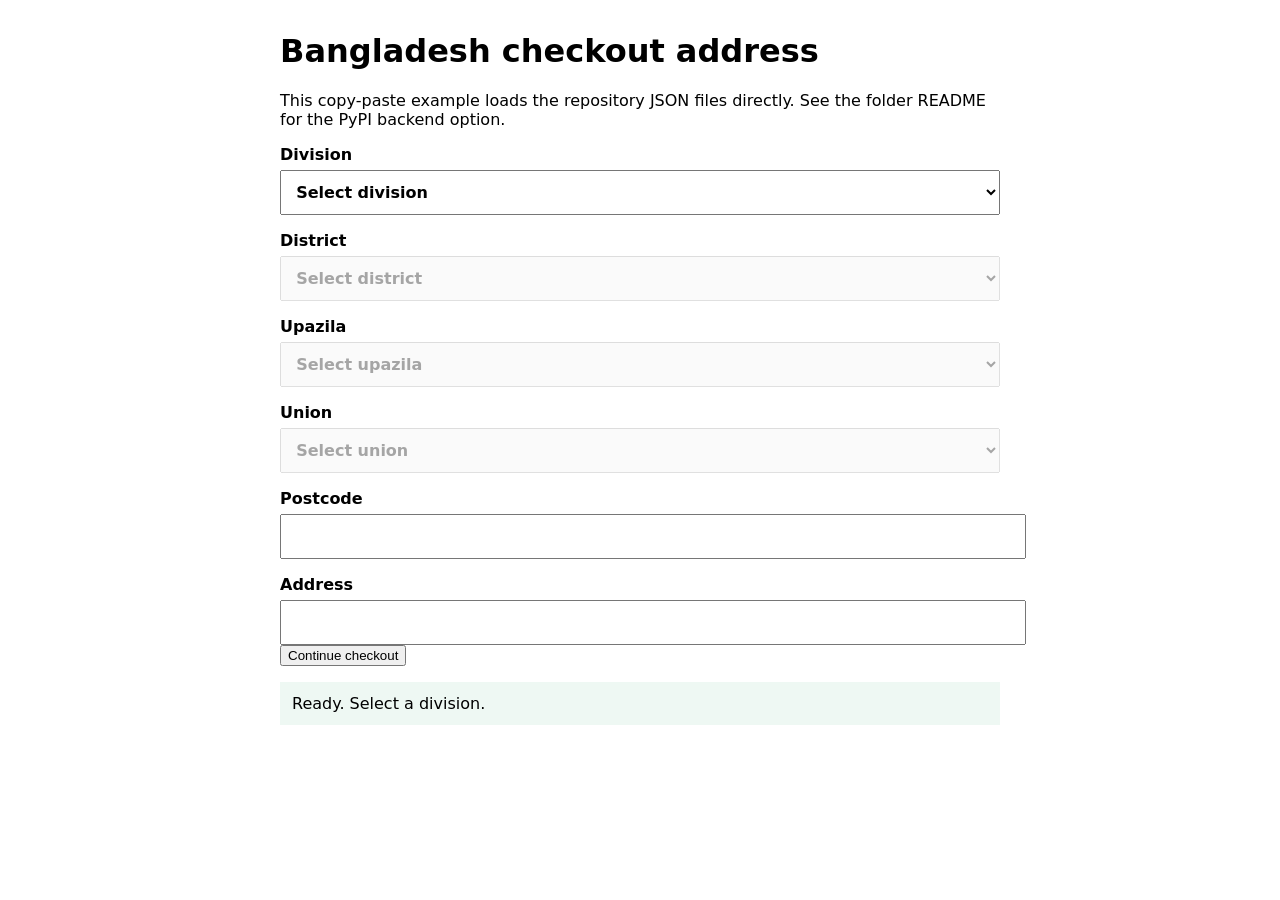
<file: examples/checkout-autofill/index.html>
<!doctype html>
<html lang="en">
<head>
  <meta charset="utf-8">
  <meta name="viewport" content="width=device-width, initial-scale=1">
  <title>Bangladesh Checkout Auto-fill Example</title>
  <style>
    body { max-width: 720px; margin: 2rem auto; padding: 0 1rem; font: 16px system-ui, sans-serif; }
    label { display: block; margin-top: 1rem; font-weight: 600; }
    select, input { width: 100%; padding: .7rem; margin-top: .35rem; font: inherit; }
    #status { margin-top: 1rem; padding: .75rem; background: #eef8f3; }
  </style>
</head>
<body>
  <h1>Bangladesh checkout address</h1>
  <p>This copy-paste example loads the repository JSON files directly. See the folder README for the PyPI backend option.</p>

  <form id="checkout-form">
    <label>Division
      <select id="division" name="division_id" required></select>
    </label>
    <label>District
      <select id="district" name="district_id" required disabled></select>
    </label>
    <label>Upazila
      <select id="upazila" name="upazila_id" required disabled></select>
    </label>
    <label>Union
      <select id="union" name="union_id" required disabled></select>
    </label>
    <label>Postcode
      <input id="postcode" name="postcode" inputmode="numeric" autocomplete="postal-code" required>
    </label>
    <label>Address
      <input name="address_line" autocomplete="street-address" required>
    </label>
    <button type="submit">Continue checkout</button>
  </form>
  <p id="status" role="status">Loading location data…</p>

  <script>
    const DATA = {
      divisions: '../../divisions/divisions.json',
      districts: '../../districts/districts.json',
      upazilas: '../../upazilas/upazilas.json',
      unions: '../../unions/unions.json',
      postcodes: '../../postcode-bd/postcode.json'
    };

    const $ = id => document.querySelector(id);
    const records = value => {
      const table = Array.isArray(value) && value.find(item => Array.isArray(item.data));
      return table ? table.data : value;
    };
    const fill = (select, rows, label) => {
      select.replaceChildren(new Option(label, ''));
      rows.forEach(row => select.add(new Option(row.name, row.id)));
      select.disabled = rows.length === 0;
    };
    const reset = (select, label) => fill(select, [], label);

    async function loadCheckoutData() {
      const values = await Promise.all(
        Object.values(DATA).map(path => fetch(path).then(response => {
          if (!response.ok) throw new Error(`Could not load ${path}`);
          return response.json();
        }))
      );
      const [divisionData, districtData, upazilaData, unionData, postcodeData] = values;
      const divisions = records(divisionData);
      const districts = records(districtData);
      const upazilas = records(upazilaData);
      const unions = records(unionData);

      fill($('#division'), divisions, 'Select division');
      reset($('#district'), 'Select district');
      reset($('#upazila'), 'Select upazila');
      reset($('#union'), 'Select union');
      $('#status').textContent = 'Ready. Select a division.';

      $('#division').addEventListener('change', event => {
        const id = event.target.value;
        fill($('#district'), districts.filter(row => String(row.division_id) === id), 'Select district');
        reset($('#upazila'), 'Select upazila');
        reset($('#union'), 'Select union');
      });
      $('#district').addEventListener('change', event => {
        const id = event.target.value;
        fill($('#upazila'), upazilas.filter(row => String(row.district_id) === id), 'Select upazila');
        reset($('#union'), 'Select union');
      });
      $('#upazila').addEventListener('change', event => {
        const id = event.target.value;
        fill($('#union'), unions.filter(row => String(row.upazilla_id ?? row.upazila_id) === id), 'Select union');
      });
      $('#postcode').addEventListener('change', event => {
        const wanted = event.target.value.trim();
        const match = Object.keys(postcodeData).find(key => key.trim() === wanted);
        event.target.setCustomValidity(match ? '' : 'Postcode not found');
        $('#status').textContent = match ? `Postcode ${wanted} found.` : 'Postcode not found.';
      });
      $('#checkout-form').addEventListener('submit', event => {
        event.preventDefault();
        if (!event.target.reportValidity()) return;
        $('#status').textContent = 'Frontend validation passed. Validate the same IDs on your backend before creating the order.';
      });
    }

    loadCheckoutData().catch(error => { $('#status').textContent = error.message; });
  </script>
</body>
</html>
</file>
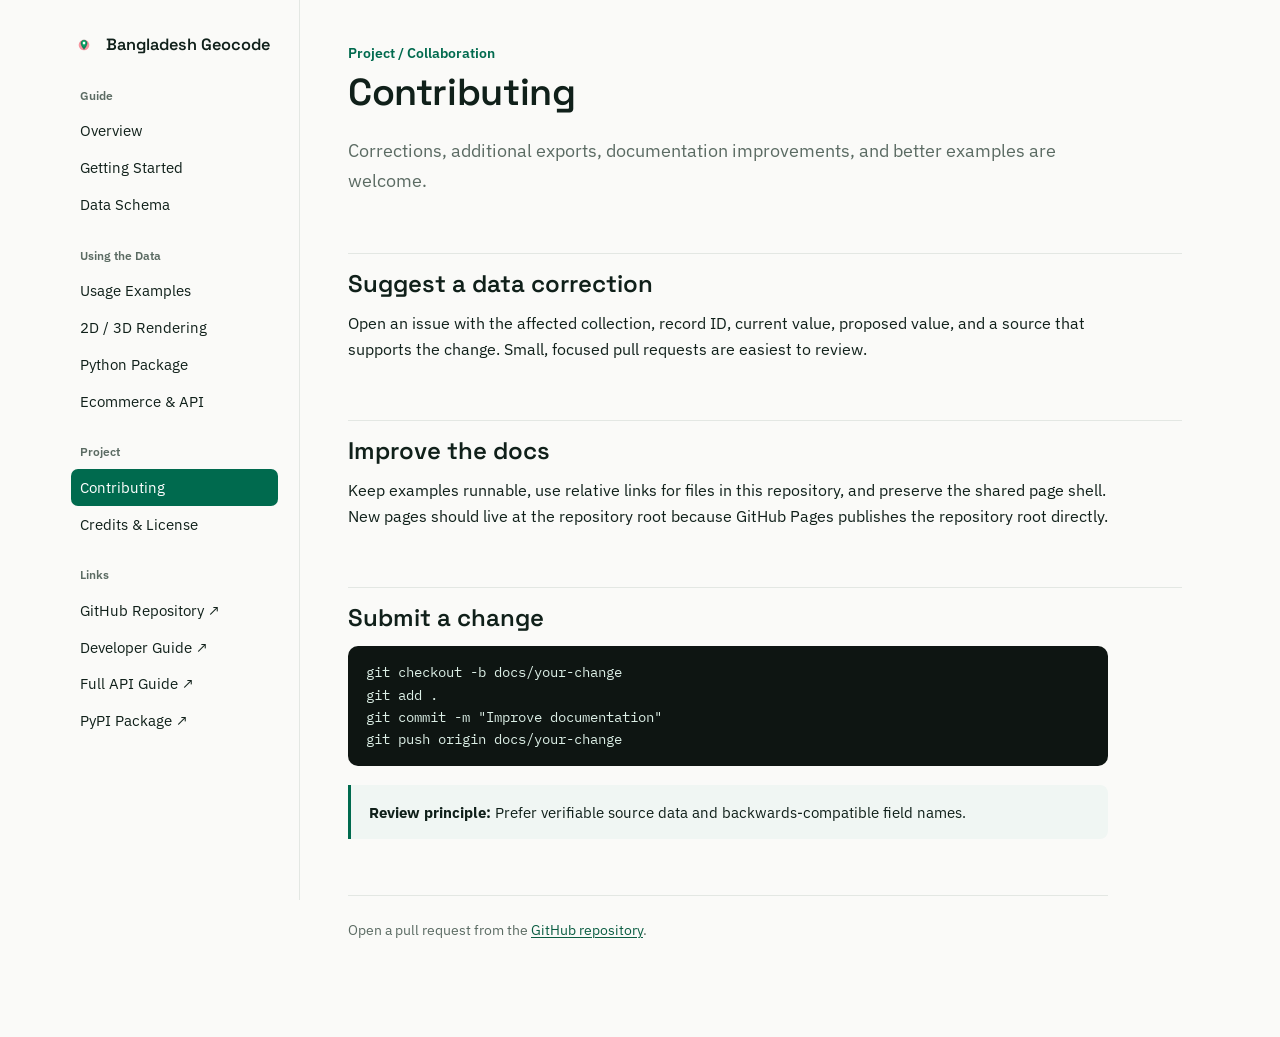
<file: contributing.html>
<!doctype html>
<html lang="en"><head><meta charset="utf-8"><meta name="viewport" content="width=device-width, initial-scale=1"><meta name="theme-color" content="#006A4E"><title>Contributing · Bangladesh Geocode</title><link rel="preconnect" href="https://fonts.googleapis.com"><link rel="preconnect" href="https://fonts.gstatic.com" crossorigin><link href="https://fonts.googleapis.com/css2?family=Space+Grotesk:wght@500;600;700&family=IBM+Plex+Sans:wght@400;500;600&family=IBM+Plex+Mono:wght@400;500&display=swap" rel="stylesheet"><link rel="stylesheet" href="assets/style.css"></head>
<body><div class="shell"><aside class="sidebar"><a class="brand" href="index.html"><img src="img/location-pulse.svg" alt="">Bangladesh Geocode</a><nav><div class="group"><div class="group-label">Guide</div><a href="index.html">Overview</a><a href="getting-started.html">Getting Started</a><a href="data-schema.html">Data Schema</a></div><div class="group"><div class="group-label">Using the Data</div><a href="usage-examples.html">Usage Examples</a><a href="geo-rendering.html">2D / 3D Rendering</a><a href="python-package.html">Python Package</a><a href="ecommerce-api.html">Ecommerce &amp; API</a></div><div class="group"><div class="group-label">Project</div><a class="active" href="contributing.html">Contributing</a><a href="credits.html">Credits &amp; License</a></div><div class="group"><div class="group-label">Links</div><a href="https://github.com/bayeziddev/Bangladesh-geocode">GitHub Repository ↗</a><a href="https://github.com/bayeziddev/Bangladesh-geocode/blob/main/DEVELOPER_GUIDE.md">Developer Guide ↗</a><a href="https://github.com/bayeziddev/Bangladesh-geocode/blob/main/ECOMMERCE_API_GUIDE.md">Full API Guide ↗</a><a href="https://pypi.org/project/bangladesh-geo-data/">PyPI Package ↗</a></div></nav></aside><main class="main"><div class="eyebrow">Project / Collaboration</div><h1>Contributing</h1><p class="lede">Corrections, additional exports, documentation improvements, and better examples are welcome.</p><h2>Suggest a data correction</h2><p>Open an issue with the affected collection, record ID, current value, proposed value, and a source that supports the change. Small, focused pull requests are easiest to review.</p><h2>Improve the docs</h2><p>Keep examples runnable, use relative links for files in this repository, and preserve the shared page shell. New pages should live at the repository root because GitHub Pages publishes the repository root directly.</p><h2>Submit a change</h2><pre><code>git checkout -b docs/your-change
git add .
git commit -m "Improve documentation"
git push origin docs/your-change</code></pre><div class="callout"><strong>Review principle:</strong> Prefer verifiable source data and backwards-compatible field names.</div><footer class="page-footer">Open a pull request from the <a href="https://github.com/bayeziddev/Bangladesh-geocode">GitHub repository</a>.</footer></main></div></body></html>
</file>
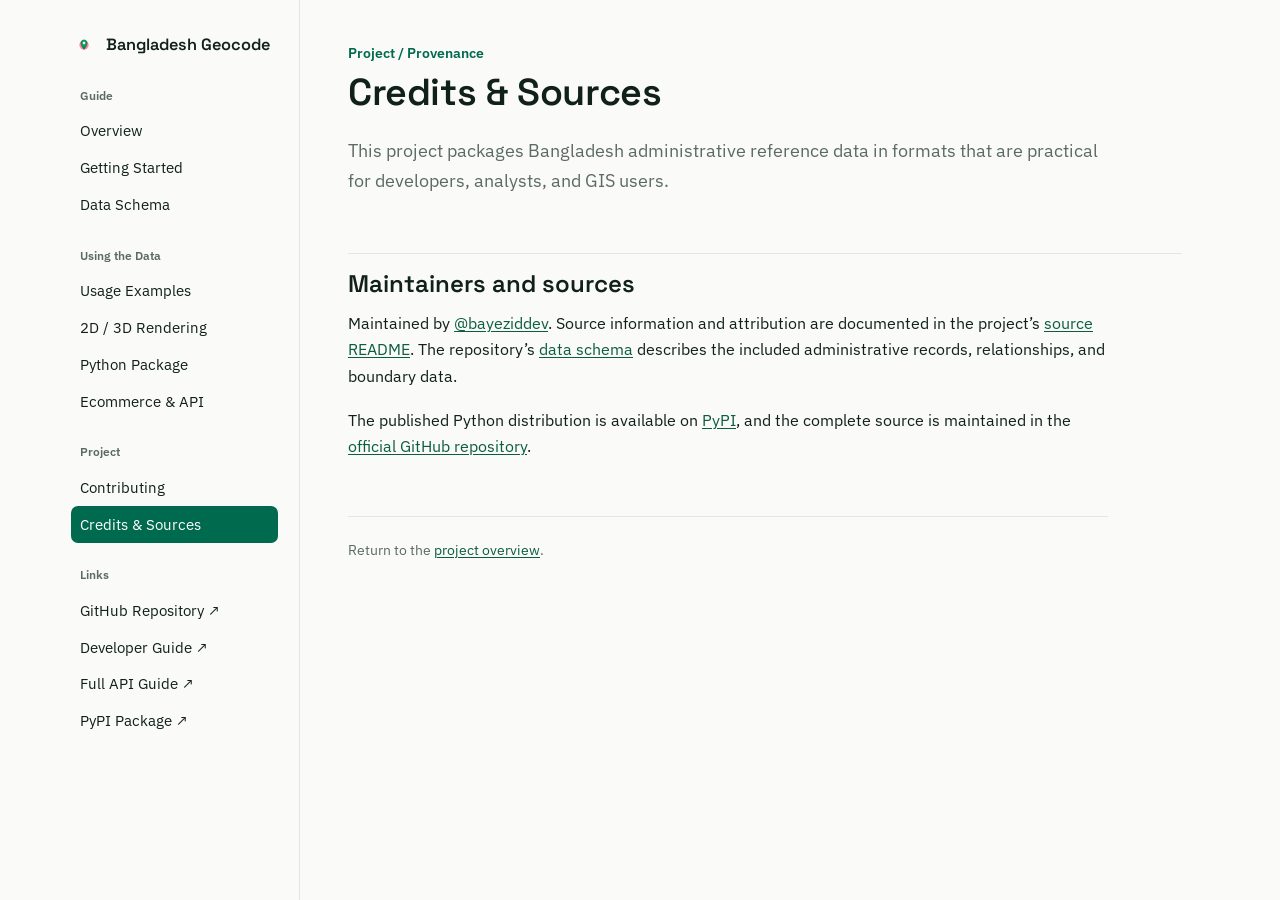
<file: credits.html>
<!doctype html>
<html lang="en"><head><meta charset="utf-8"><meta name="viewport" content="width=device-width, initial-scale=1"><meta name="theme-color" content="#006A4E"><title>Credits &amp; Sources · Bangladesh Geocode</title><link rel="preconnect" href="https://fonts.googleapis.com"><link rel="preconnect" href="https://fonts.gstatic.com" crossorigin><link href="https://fonts.googleapis.com/css2?family=Space+Grotesk:wght@500;600;700&amp;family=IBM+Plex+Sans:wght@400;500;600&amp;family=IBM+Plex+Mono:wght@400;500&amp;display=swap" rel="stylesheet"><link rel="stylesheet" href="assets/style.css"></head>
<body><div class="shell"><aside class="sidebar"><a class="brand" href="index.html"><img src="img/location-pulse.svg" alt="">Bangladesh Geocode</a><nav><div class="group"><div class="group-label">Guide</div><a href="index.html">Overview</a><a href="getting-started.html">Getting Started</a><a href="data-schema.html">Data Schema</a></div><div class="group"><div class="group-label">Using the Data</div><a href="usage-examples.html">Usage Examples</a><a href="geo-rendering.html">2D / 3D Rendering</a><a href="python-package.html">Python Package</a><a href="ecommerce-api.html">Ecommerce &amp; API</a></div><div class="group"><div class="group-label">Project</div><a href="contributing.html">Contributing</a><a class="active" href="credits.html">Credits &amp; Sources</a></div><div class="group"><div class="group-label">Links</div><a href="https://github.com/bayeziddev/Bangladesh-geocode">GitHub Repository ↗</a><a href="https://github.com/bayeziddev/Bangladesh-geocode/blob/main/DEVELOPER_GUIDE.md">Developer Guide ↗</a><a href="https://github.com/bayeziddev/Bangladesh-geocode/blob/main/ECOMMERCE_API_GUIDE.md">Full API Guide ↗</a><a href="https://pypi.org/project/bangladesh-geo-data/">PyPI Package ↗</a></div></nav></aside><main class="main"><div class="eyebrow">Project / Provenance</div><h1>Credits &amp; Sources</h1><p class="lede">This project packages Bangladesh administrative reference data in formats that are practical for developers, analysts, and GIS users.</p><h2>Maintainers and sources</h2><p>Maintained by <a href="https://github.com/bayeziddev">@bayeziddev</a>. Source information and attribution are documented in the project’s <a href="https://github.com/bayeziddev/Bangladesh-geocode/blob/main/README.md">source README</a>. The repository’s <a href="data-schema.html">data schema</a> describes the included administrative records, relationships, and boundary data.</p><p>The published Python distribution is available on <a href="https://pypi.org/project/bangladesh-geo-data/">PyPI</a>, and the complete source is maintained in the <a href="https://github.com/bayeziddev/Bangladesh-geocode">official GitHub repository</a>.</p><footer class="page-footer">Return to the <a href="index.html">project overview</a>.</footer></main></div></body></html>
</file>
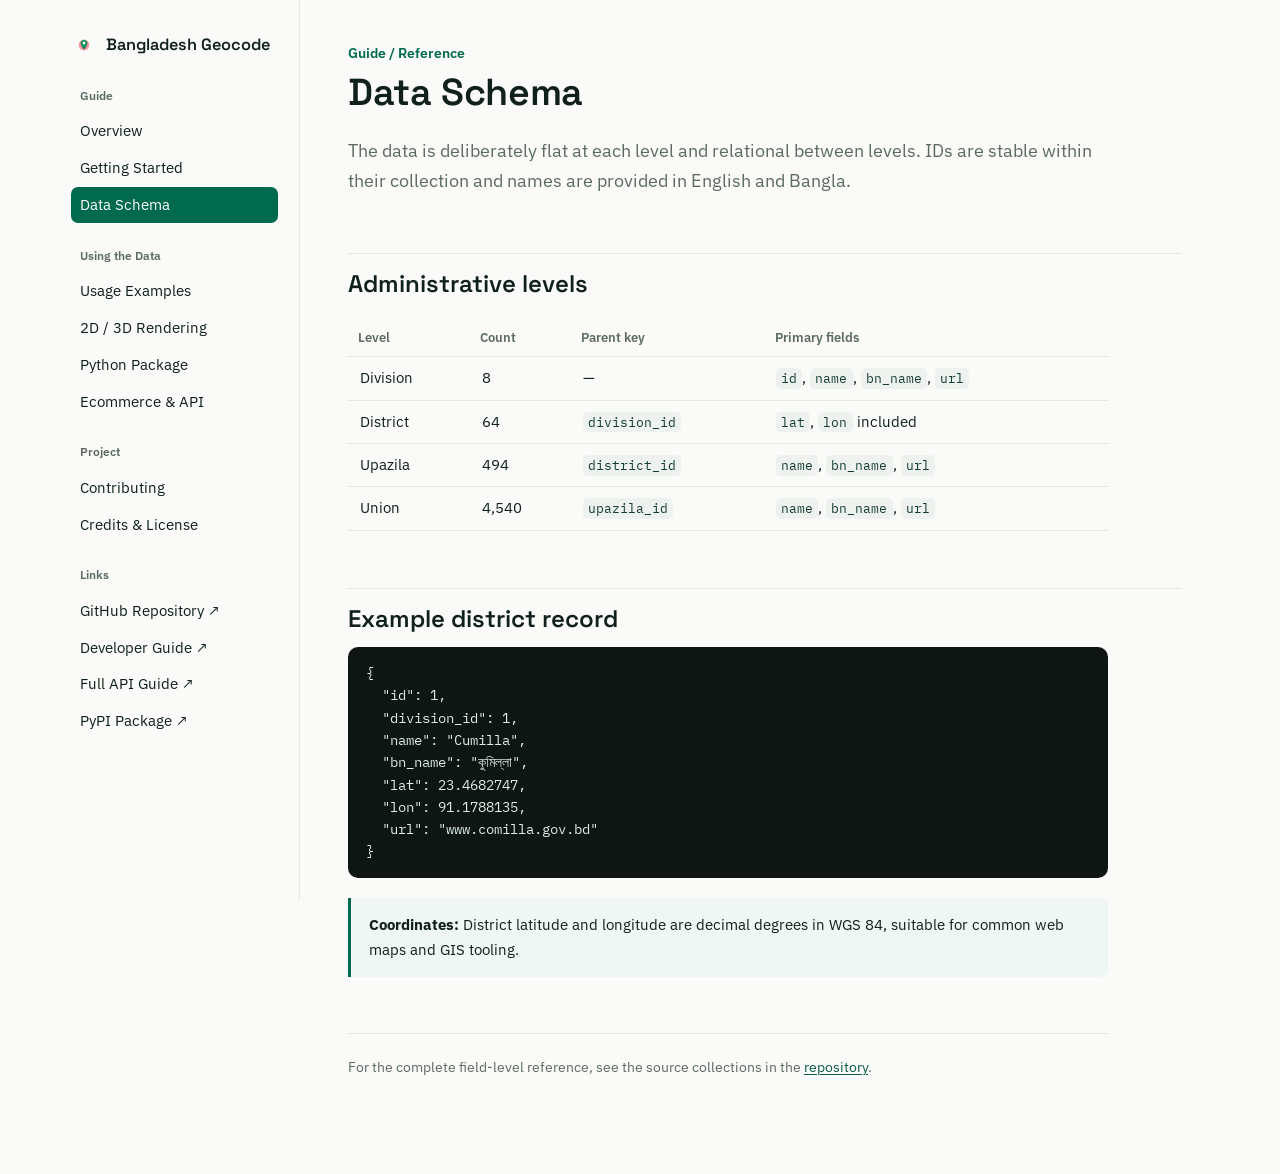
<file: data-schema.html>
<!doctype html>
<html lang="en"><head><meta charset="utf-8"><meta name="viewport" content="width=device-width, initial-scale=1"><meta name="theme-color" content="#006A4E"><title>Data Schema · Bangladesh Geocode</title><link rel="preconnect" href="https://fonts.googleapis.com"><link rel="preconnect" href="https://fonts.gstatic.com" crossorigin><link href="https://fonts.googleapis.com/css2?family=Space+Grotesk:wght@500;600;700&family=IBM+Plex+Sans:wght@400;500;600&family=IBM+Plex+Mono:wght@400;500&display=swap" rel="stylesheet"><link rel="stylesheet" href="assets/style.css"></head>
<body><div class="shell"><aside class="sidebar"><a class="brand" href="index.html"><img src="img/location-pulse.svg" alt="">Bangladesh Geocode</a><nav><div class="group"><div class="group-label">Guide</div><a href="index.html">Overview</a><a href="getting-started.html">Getting Started</a><a class="active" href="data-schema.html">Data Schema</a></div><div class="group"><div class="group-label">Using the Data</div><a href="usage-examples.html">Usage Examples</a><a href="geo-rendering.html">2D / 3D Rendering</a><a href="python-package.html">Python Package</a><a href="ecommerce-api.html">Ecommerce &amp; API</a></div><div class="group"><div class="group-label">Project</div><a href="contributing.html">Contributing</a><a href="credits.html">Credits &amp; License</a></div><div class="group"><div class="group-label">Links</div><a href="https://github.com/bayeziddev/Bangladesh-geocode">GitHub Repository ↗</a><a href="https://github.com/bayeziddev/Bangladesh-geocode/blob/main/DEVELOPER_GUIDE.md">Developer Guide ↗</a><a href="https://github.com/bayeziddev/Bangladesh-geocode/blob/main/ECOMMERCE_API_GUIDE.md">Full API Guide ↗</a><a href="https://pypi.org/project/bangladesh-geo-data/">PyPI Package ↗</a></div></nav></aside><main class="main"><div class="eyebrow">Guide / Reference</div><h1>Data Schema</h1><p class="lede">The data is deliberately flat at each level and relational between levels. IDs are stable within their collection and names are provided in English and Bangla.</p><h2>Administrative levels</h2><table><thead><tr><th>Level</th><th>Count</th><th>Parent key</th><th>Primary fields</th></tr></thead><tbody><tr><td>Division</td><td>8</td><td>—</td><td><code>id</code>, <code>name</code>, <code>bn_name</code>, <code>url</code></td></tr><tr><td>District</td><td>64</td><td><code>division_id</code></td><td><code>lat</code>, <code>lon</code> included</td></tr><tr><td>Upazila</td><td>494</td><td><code>district_id</code></td><td><code>name</code>, <code>bn_name</code>, <code>url</code></td></tr><tr><td>Union</td><td>4,540</td><td><code>upazila_id</code></td><td><code>name</code>, <code>bn_name</code>, <code>url</code></td></tr></tbody></table><h2>Example district record</h2><pre><code>{
  "id": 1,
  "division_id": 1,
  "name": "Cumilla",
  "bn_name": "কুমিল্লা",
  "lat": 23.4682747,
  "lon": 91.1788135,
  "url": "www.comilla.gov.bd"
}</code></pre><div class="callout"><strong>Coordinates:</strong> District latitude and longitude are decimal degrees in WGS 84, suitable for common web maps and GIS tooling.</div><footer class="page-footer">For the complete field-level reference, see the source collections in the <a href="https://github.com/bayeziddev/Bangladesh-geocode">repository</a>.</footer></main></div></body></html>
</file>
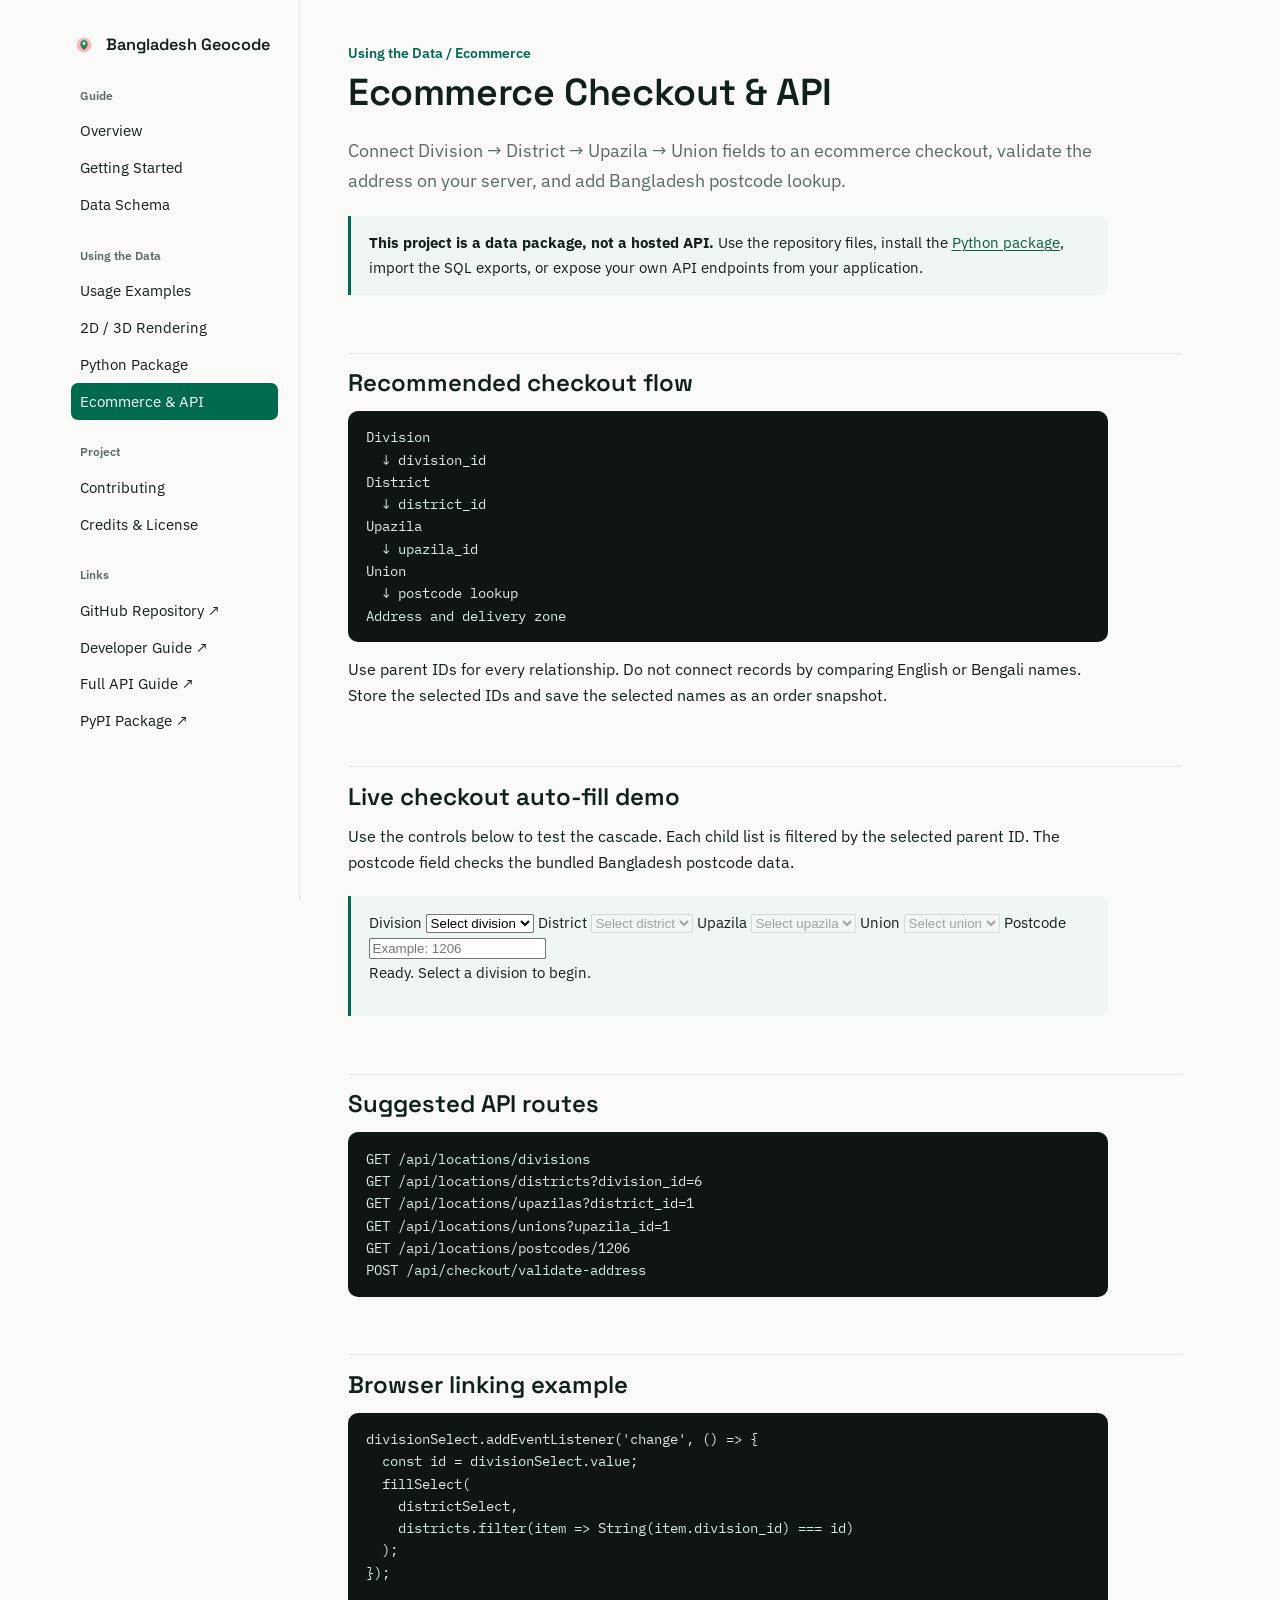
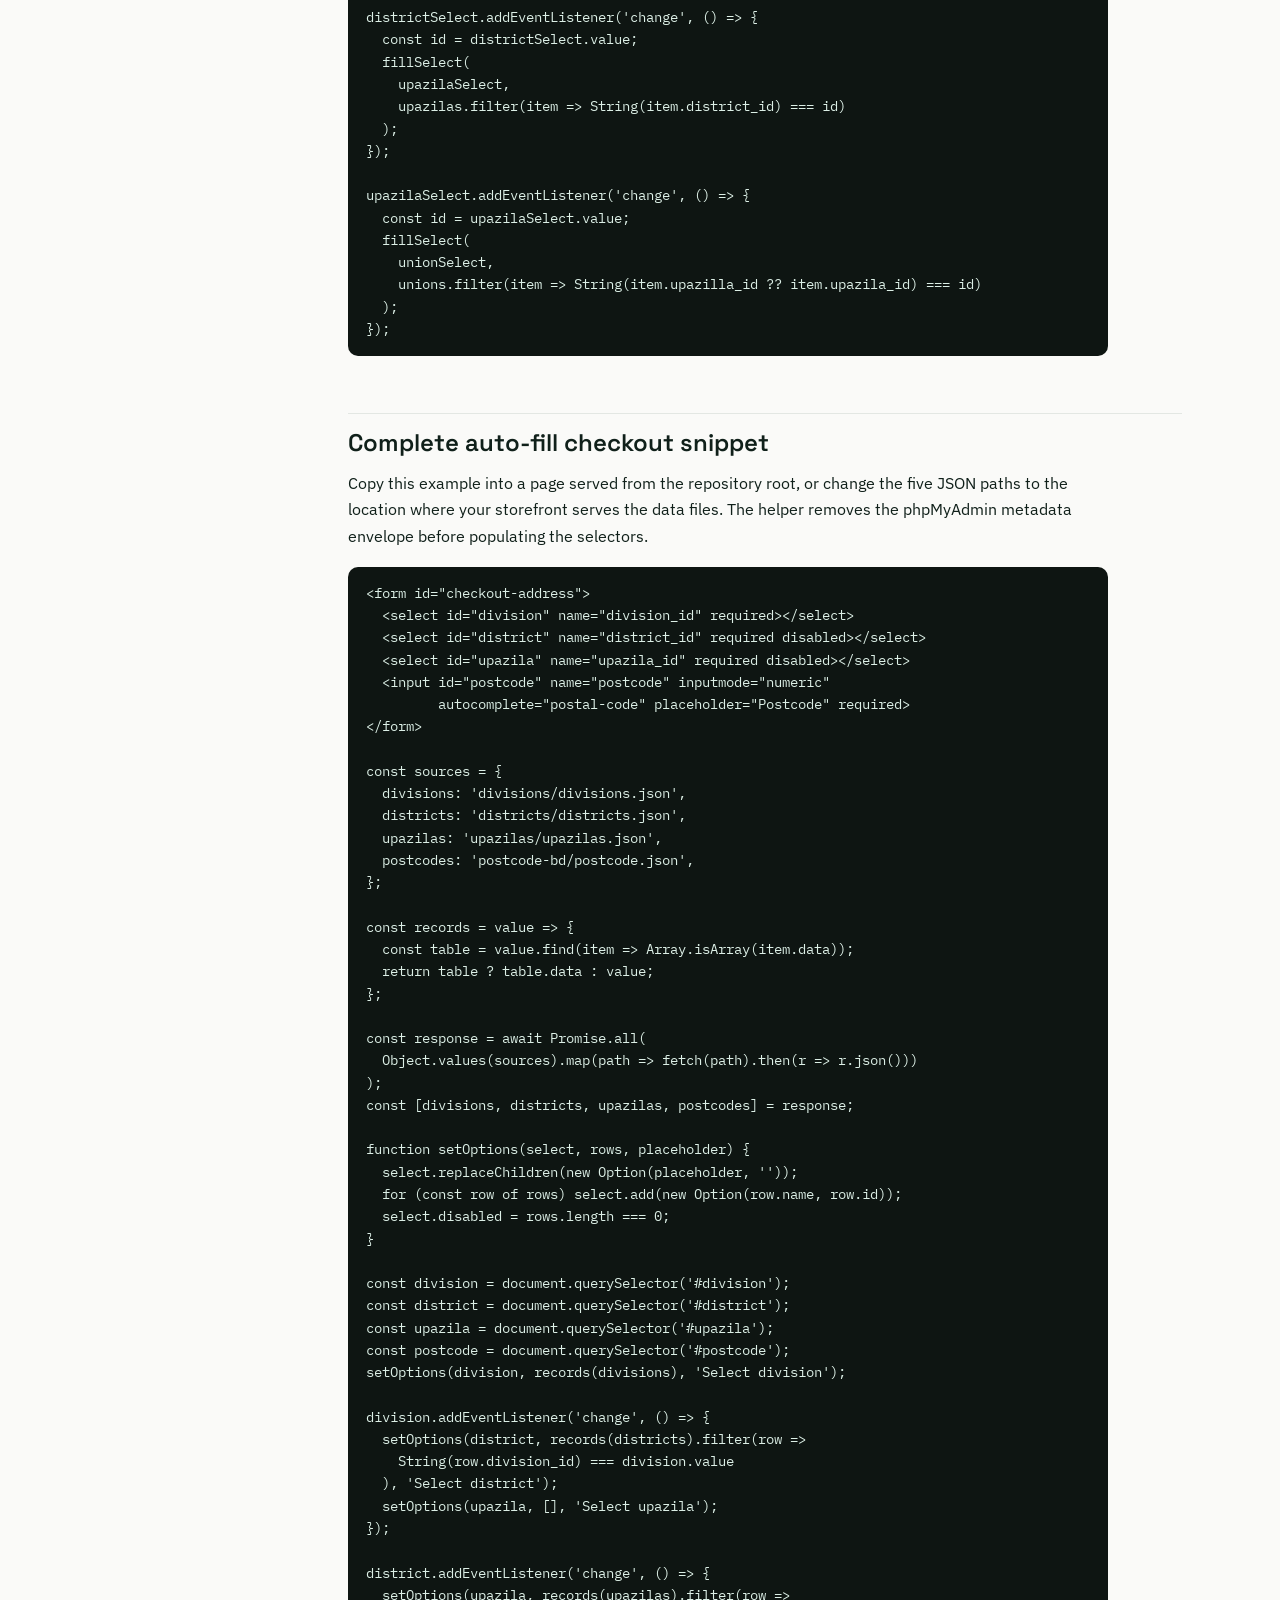
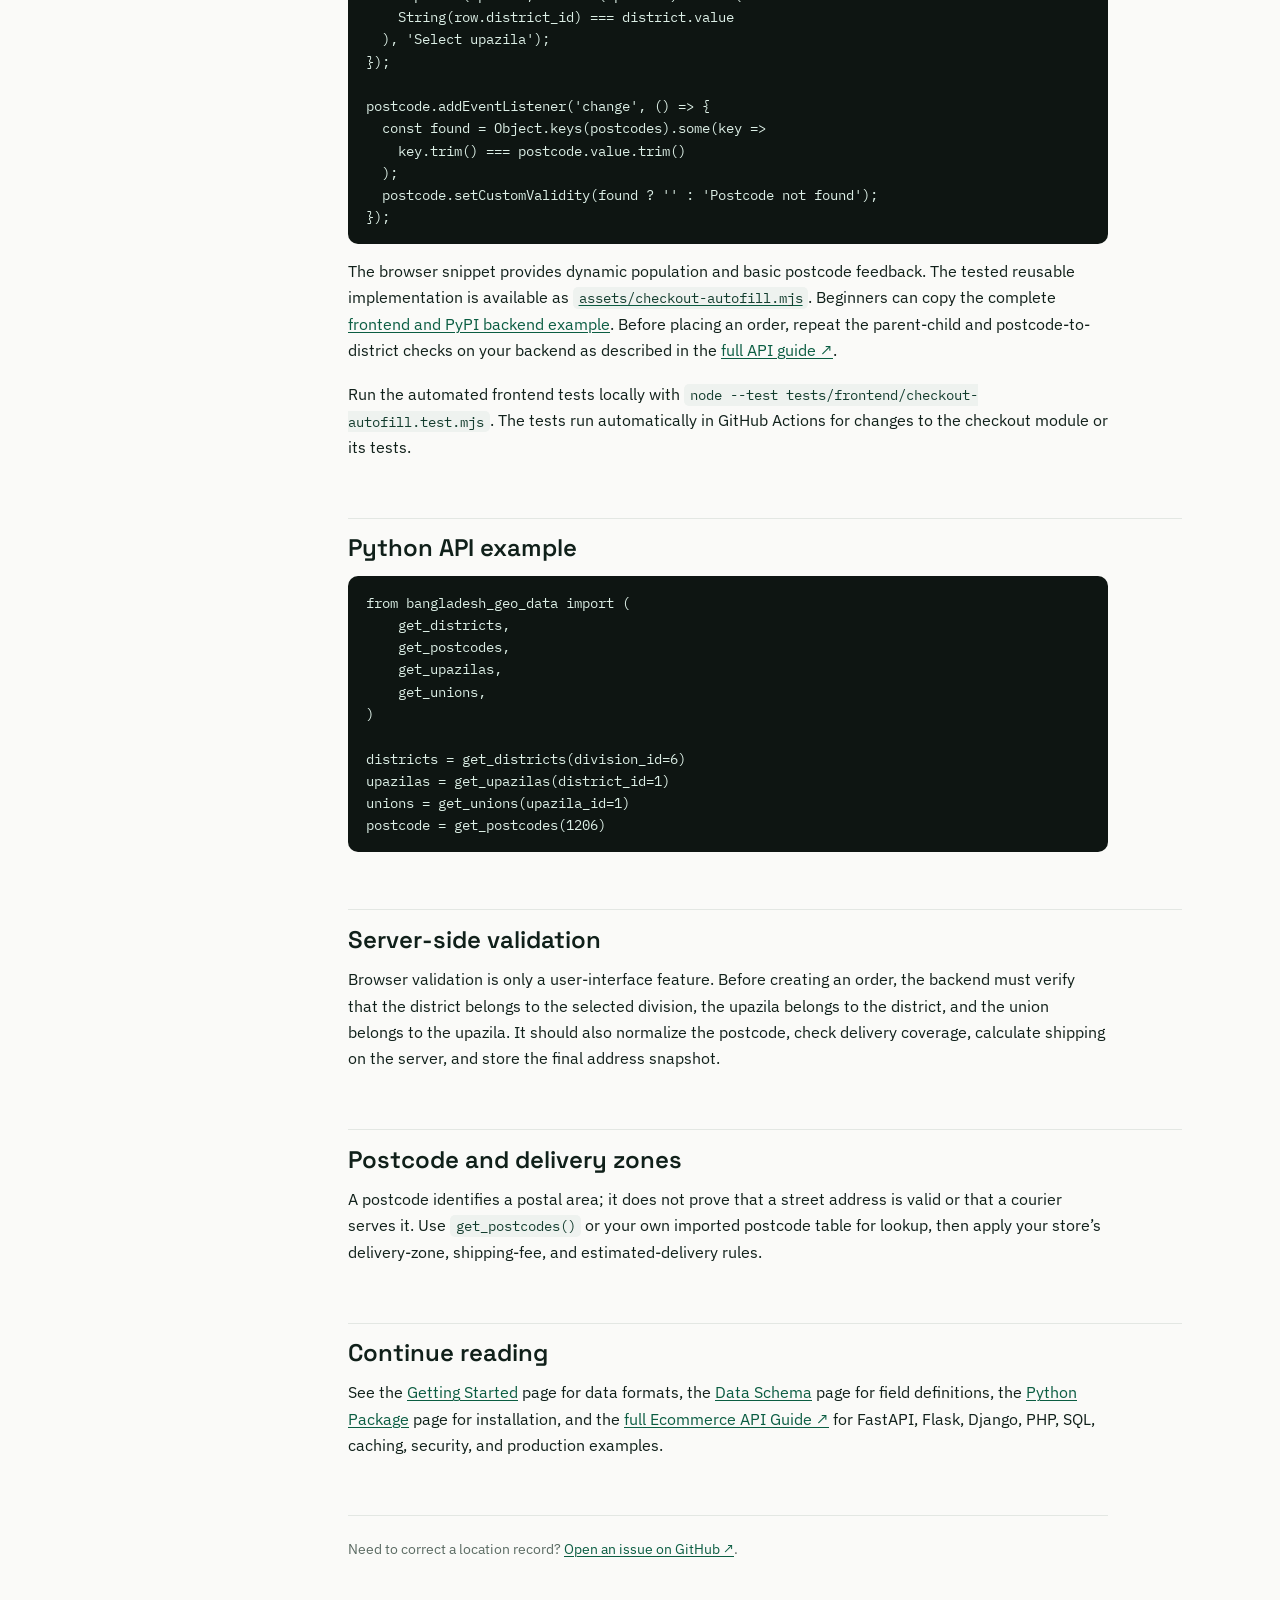
<file: ecommerce-api.html>
<!doctype html>
<html lang="en">
<head>
  <meta charset="utf-8"><meta name="viewport" content="width=device-width, initial-scale=1">
  <meta name="theme-color" content="#006A4E">
  <title>Ecommerce Checkout &amp; API · Bangladesh Geocode</title>
  <meta name="description" content="Integrate Bangladesh Geocode with ecommerce checkout forms, cascading Bangladesh locations, postcode lookup, and custom APIs.">
  <link rel="preconnect" href="https://fonts.googleapis.com"><link rel="preconnect" href="https://fonts.gstatic.com" crossorigin>
  <link href="https://fonts.googleapis.com/css2?family=Space+Grotesk:wght@500;600;700&family=IBM+Plex+Sans:wght@400;500;600&family=IBM+Plex+Mono:wght@400;500&display=swap" rel="stylesheet">
  <link rel="stylesheet" href="assets/style.css">
</head>
<body><div class="shell">
  <aside class="sidebar"><a class="brand" href="index.html"><img src="img/location-pulse.svg" alt="">Bangladesh Geocode</a><nav>
    <div class="group"><div class="group-label">Guide</div><a href="index.html">Overview</a><a href="getting-started.html">Getting Started</a><a href="data-schema.html">Data Schema</a></div>
    <div class="group"><div class="group-label">Using the Data</div><a href="usage-examples.html">Usage Examples</a><a href="geo-rendering.html">2D / 3D Rendering</a><a href="python-package.html">Python Package</a><a class="active" href="ecommerce-api.html">Ecommerce &amp; API</a></div>
    <div class="group"><div class="group-label">Project</div><a href="contributing.html">Contributing</a><a href="credits.html">Credits &amp; License</a></div>
    <div class="group"><div class="group-label">Links</div><a href="https://github.com/bayeziddev/Bangladesh-geocode">GitHub Repository ↗</a><a href="https://github.com/bayeziddev/Bangladesh-geocode/blob/main/DEVELOPER_GUIDE.md">Developer Guide ↗</a><a href="https://github.com/bayeziddev/Bangladesh-geocode/blob/main/ECOMMERCE_API_GUIDE.md">Full API Guide ↗</a><a href="https://pypi.org/project/bangladesh-geo-data/">PyPI Package ↗</a></div>
  </nav></aside>
  <main class="main"><div class="eyebrow">Using the Data / Ecommerce</div><h1>Ecommerce Checkout &amp; API</h1>
    <p class="lede">Connect Division → District → Upazila → Union fields to an ecommerce checkout, validate the address on your server, and add Bangladesh postcode lookup.</p>
    <div class="callout"><strong>This project is a data package, not a hosted API.</strong> Use the repository files, install the <a href="python-package.html">Python package</a>, import the SQL exports, or expose your own API endpoints from your application.</div>
    <h2>Recommended checkout flow</h2>
    <pre><code>Division
  ↓ division_id
District
  ↓ district_id
Upazila
  ↓ upazila_id
Union
  ↓ postcode lookup
Address and delivery zone</code></pre>
    <p>Use parent IDs for every relationship. Do not connect records by comparing English or Bengali names. Store the selected IDs and save the selected names as an order snapshot.</p>
    <h2 id="live-demo">Live checkout auto-fill demo</h2>
    <p>Use the controls below to test the cascade. Each child list is filtered by the selected parent ID. The postcode field checks the bundled Bangladesh postcode data.</p>
    <div class="callout">
      <label for="demo-division">Division</label>
      <select id="demo-division"><option>Loading divisions…</option></select>
      <label for="demo-district">District</label>
      <select id="demo-district" disabled><option>Select a division first</option></select>
      <label for="demo-upazila">Upazila</label>
      <select id="demo-upazila" disabled><option>Select a district first</option></select>
      <label for="demo-union">Union</label>
      <select id="demo-union" disabled><option>Select an upazila first</option></select>
      <label for="demo-postcode">Postcode</label>
      <input id="demo-postcode" inputmode="numeric" placeholder="Example: 1206">
      <p id="demo-status" role="status">Loading checkout data…</p>
    </div>
    <h2>Suggested API routes</h2>
    <pre><code>GET /api/locations/divisions
GET /api/locations/districts?division_id=6
GET /api/locations/upazilas?district_id=1
GET /api/locations/unions?upazila_id=1
GET /api/locations/postcodes/1206
POST /api/checkout/validate-address</code></pre>
    <h2>Browser linking example</h2>
    <pre><code>divisionSelect.addEventListener('change', () =&gt; {
  const id = divisionSelect.value;
  fillSelect(
    districtSelect,
    districts.filter(item =&gt; String(item.division_id) === id)
  );
});

districtSelect.addEventListener('change', () =&gt; {
  const id = districtSelect.value;
  fillSelect(
    upazilaSelect,
    upazilas.filter(item =&gt; String(item.district_id) === id)
  );
});

upazilaSelect.addEventListener('change', () =&gt; {
  const id = upazilaSelect.value;
  fillSelect(
    unionSelect,
    unions.filter(item =&gt; String(item.upazilla_id ?? item.upazila_id) === id)
  );
});</code></pre>
    <h2>Complete auto-fill checkout snippet</h2>
    <p>Copy this example into a page served from the repository root, or change the five JSON paths to the location where your storefront serves the data files. The helper removes the phpMyAdmin metadata envelope before populating the selectors.</p>
    <pre><code>&lt;form id="checkout-address"&gt;
  &lt;select id="division" name="division_id" required&gt;&lt;/select&gt;
  &lt;select id="district" name="district_id" required disabled&gt;&lt;/select&gt;
  &lt;select id="upazila" name="upazila_id" required disabled&gt;&lt;/select&gt;
  &lt;input id="postcode" name="postcode" inputmode="numeric"
         autocomplete="postal-code" placeholder="Postcode" required&gt;
&lt;/form&gt;

const sources = {
  divisions: 'divisions/divisions.json',
  districts: 'districts/districts.json',
  upazilas: 'upazilas/upazilas.json',
  postcodes: 'postcode-bd/postcode.json',
};

const records = value =&gt; {
  const table = value.find(item =&gt; Array.isArray(item.data));
  return table ? table.data : value;
};

const response = await Promise.all(
  Object.values(sources).map(path =&gt; fetch(path).then(r =&gt; r.json()))
);
const [divisions, districts, upazilas, postcodes] = response;

function setOptions(select, rows, placeholder) {
  select.replaceChildren(new Option(placeholder, ''));
  for (const row of rows) select.add(new Option(row.name, row.id));
  select.disabled = rows.length === 0;
}

const division = document.querySelector('#division');
const district = document.querySelector('#district');
const upazila = document.querySelector('#upazila');
const postcode = document.querySelector('#postcode');
setOptions(division, records(divisions), 'Select division');

division.addEventListener('change', () =&gt; {
  setOptions(district, records(districts).filter(row =&gt;
    String(row.division_id) === division.value
  ), 'Select district');
  setOptions(upazila, [], 'Select upazila');
});

district.addEventListener('change', () =&gt; {
  setOptions(upazila, records(upazilas).filter(row =&gt;
    String(row.district_id) === district.value
  ), 'Select upazila');
});

postcode.addEventListener('change', () =&gt; {
  const found = Object.keys(postcodes).some(key =&gt;
    key.trim() === postcode.value.trim()
  );
  postcode.setCustomValidity(found ? '' : 'Postcode not found');
});</code></pre>
    <p>The browser snippet provides dynamic population and basic postcode feedback. The tested reusable implementation is available as <a href="assets/checkout-autofill.mjs"><code>assets/checkout-autofill.mjs</code></a>. Beginners can copy the complete <a href="examples/checkout-autofill/">frontend and PyPI backend example</a>. Before placing an order, repeat the parent-child and postcode-to-district checks on your backend as described in the <a href="https://github.com/bayeziddev/Bangladesh-geocode/blob/main/ECOMMERCE_API_GUIDE.md">full API guide ↗</a>.</p>
    <p>Run the automated frontend tests locally with <code>node --test tests/frontend/checkout-autofill.test.mjs</code>. The tests run automatically in GitHub Actions for changes to the checkout module or its tests.</p>
    <h2>Python API example</h2>
    <pre><code>from bangladesh_geo_data import (
    get_districts,
    get_postcodes,
    get_upazilas,
    get_unions,
)

districts = get_districts(division_id=6)
upazilas = get_upazilas(district_id=1)
unions = get_unions(upazila_id=1)
postcode = get_postcodes(1206)</code></pre>
    <h2>Server-side validation</h2>
    <p>Browser validation is only a user-interface feature. Before creating an order, the backend must verify that the district belongs to the selected division, the upazila belongs to the district, and the union belongs to the upazila. It should also normalize the postcode, check delivery coverage, calculate shipping on the server, and store the final address snapshot.</p>
    <h2>Postcode and delivery zones</h2>
    <p>A postcode identifies a postal area; it does not prove that a street address is valid or that a courier serves it. Use <code>get_postcodes()</code> or your own imported postcode table for lookup, then apply your store’s delivery-zone, shipping-fee, and estimated-delivery rules.</p>
    <h2>Continue reading</h2>
    <p>See the <a href="getting-started.html">Getting Started</a> page for data formats, the <a href="data-schema.html">Data Schema</a> page for field definitions, the <a href="python-package.html">Python Package</a> page for installation, and the <a href="https://github.com/bayeziddev/Bangladesh-geocode/blob/main/ECOMMERCE_API_GUIDE.md">full Ecommerce API Guide ↗</a> for FastAPI, Flask, Django, PHP, SQL, caching, security, and production examples.</p>
    <footer class="page-footer">Need to correct a location record? <a href="https://github.com/bayeziddev/Bangladesh-geocode/issues">Open an issue on GitHub ↗</a>.</footer>
  </main>
</div>
<script>
(() => {
  const paths = {
    divisions: 'divisions/divisions.json',
    districts: 'districts/districts.json',
    upazilas: 'upazilas/upazilas.json',
    unions: 'unions/unions.json',
    postcodes: 'postcode-bd/postcode.json',
  };
  const division = document.querySelector('#demo-division');
  const district = document.querySelector('#demo-district');
  const upazila = document.querySelector('#demo-upazila');
  const union = document.querySelector('#demo-union');
  const postcode = document.querySelector('#demo-postcode');
  const status = document.querySelector('#demo-status');
  const rows = value => {
    const table = Array.isArray(value) && value.find(item => Array.isArray(item.data));
    return table ? table.data : value;
  };
  const fill = (select, items, label) => {
    select.replaceChildren(new Option(label, ''));
    items.forEach(item => select.add(new Option(item.name, item.id)));
    select.disabled = items.length === 0;
  };
  const reset = (select, label) => fill(select, [], label);
  const load = async () => {
    const values = await Promise.all(Object.values(paths).map(path => fetch(path).then(r => r.json())));
    const [divisions, districts, upazilas, unions, postcodes] = values.map(rows);
    fill(division, divisions, 'Select division');
    reset(district, 'Select district');
    reset(upazila, 'Select upazila');
    reset(union, 'Select union');
    status.textContent = 'Ready. Select a division to begin.';
    division.addEventListener('change', () => {
      fill(district, districts.filter(item => String(item.division_id) === division.value), 'Select district');
      reset(upazila, 'Select upazila'); reset(union, 'Select union');
    });
    district.addEventListener('change', () => {
      fill(upazila, upazilas.filter(item => String(item.district_id) === district.value), 'Select upazila');
      reset(union, 'Select union');
    });
    upazila.addEventListener('change', () => {
      fill(union, unions.filter(item => String(item.upazilla_id ?? item.upazila_id) === upazila.value), 'Select union');
    });
    postcode.addEventListener('change', () => {
      const wanted = postcode.value.trim();
      const match = Object.keys(postcodes).find(key => key.trim() === wanted);
      status.textContent = match ? `Postcode ${wanted} found in the bundled dataset.` : 'Postcode not found.';
    });
  };
  load().catch(error => { status.textContent = `Demo data could not load: ${error.message}`; });
})();
</script></body></html>
</file>
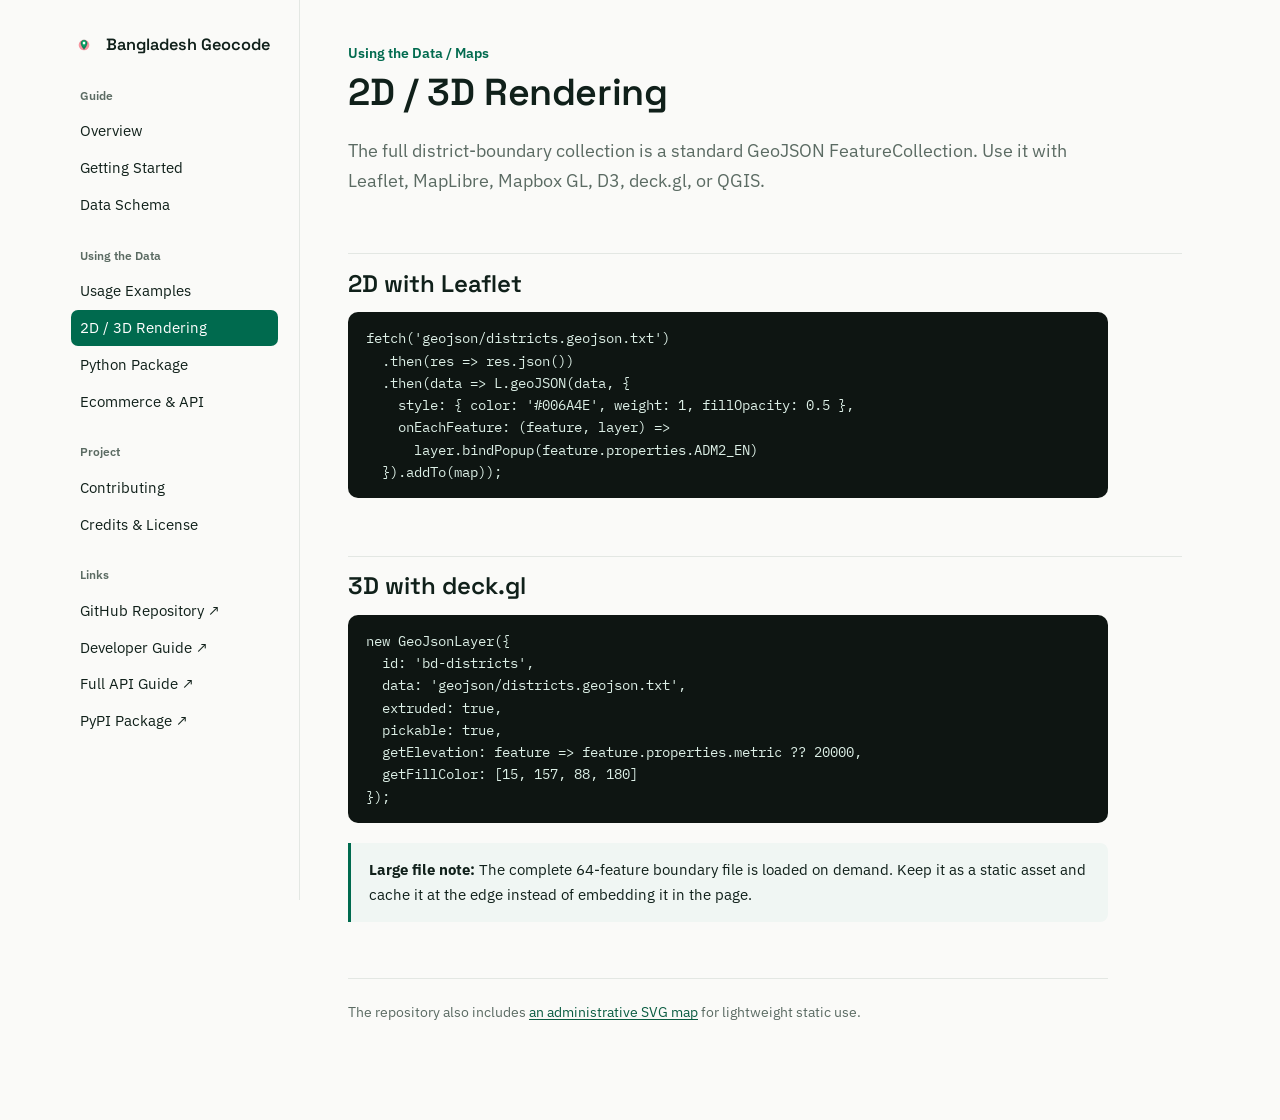
<file: geo-rendering.html>
<!doctype html>
<html lang="en"><head><meta charset="utf-8"><meta name="viewport" content="width=device-width, initial-scale=1"><meta name="theme-color" content="#006A4E"><title>2D / 3D Rendering · Bangladesh Geocode</title><link rel="preconnect" href="https://fonts.googleapis.com"><link rel="preconnect" href="https://fonts.gstatic.com" crossorigin><link href="https://fonts.googleapis.com/css2?family=Space+Grotesk:wght@500;600;700&family=IBM+Plex+Sans:wght@400;500;600&family=IBM+Plex+Mono:wght@400;500&display=swap" rel="stylesheet"><link rel="stylesheet" href="assets/style.css"></head>
<body><div class="shell"><aside class="sidebar"><a class="brand" href="index.html"><img src="img/location-pulse.svg" alt="">Bangladesh Geocode</a><nav><div class="group"><div class="group-label">Guide</div><a href="index.html">Overview</a><a href="getting-started.html">Getting Started</a><a href="data-schema.html">Data Schema</a></div><div class="group"><div class="group-label">Using the Data</div><a href="usage-examples.html">Usage Examples</a><a class="active" href="geo-rendering.html">2D / 3D Rendering</a><a href="python-package.html">Python Package</a><a href="ecommerce-api.html">Ecommerce &amp; API</a></div><div class="group"><div class="group-label">Project</div><a href="contributing.html">Contributing</a><a href="credits.html">Credits &amp; License</a></div><div class="group"><div class="group-label">Links</div><a href="https://github.com/bayeziddev/Bangladesh-geocode">GitHub Repository ↗</a><a href="https://github.com/bayeziddev/Bangladesh-geocode/blob/main/DEVELOPER_GUIDE.md">Developer Guide ↗</a><a href="https://github.com/bayeziddev/Bangladesh-geocode/blob/main/ECOMMERCE_API_GUIDE.md">Full API Guide ↗</a><a href="https://pypi.org/project/bangladesh-geo-data/">PyPI Package ↗</a></div></nav></aside><main class="main"><div class="eyebrow">Using the Data / Maps</div><h1>2D / 3D Rendering</h1><p class="lede">The full district-boundary collection is a standard GeoJSON FeatureCollection. Use it with Leaflet, MapLibre, Mapbox GL, D3, deck.gl, or QGIS.</p><h2>2D with Leaflet</h2><pre><code>fetch('geojson/districts.geojson.txt')
  .then(res =&gt; res.json())
  .then(data =&gt; L.geoJSON(data, {
    style: { color: '#006A4E', weight: 1, fillOpacity: 0.5 },
    onEachFeature: (feature, layer) =&gt;
      layer.bindPopup(feature.properties.ADM2_EN)
  }).addTo(map));</code></pre><h2>3D with deck.gl</h2><pre><code>new GeoJsonLayer({
  id: 'bd-districts',
  data: 'geojson/districts.geojson.txt',
  extruded: true,
  pickable: true,
  getElevation: feature =&gt; feature.properties.metric ?? 20000,
  getFillColor: [15, 157, 88, 180]
});</code></pre><div class="callout"><strong>Large file note:</strong> The complete 64-feature boundary file is loaded on demand. Keep it as a static asset and cache it at the edge instead of embedding it in the page.</div><footer class="page-footer">The repository also includes <a href="img/BD_Map_admin.svg">an administrative SVG map</a> for lightweight static use.</footer></main></div></body></html>
</file>
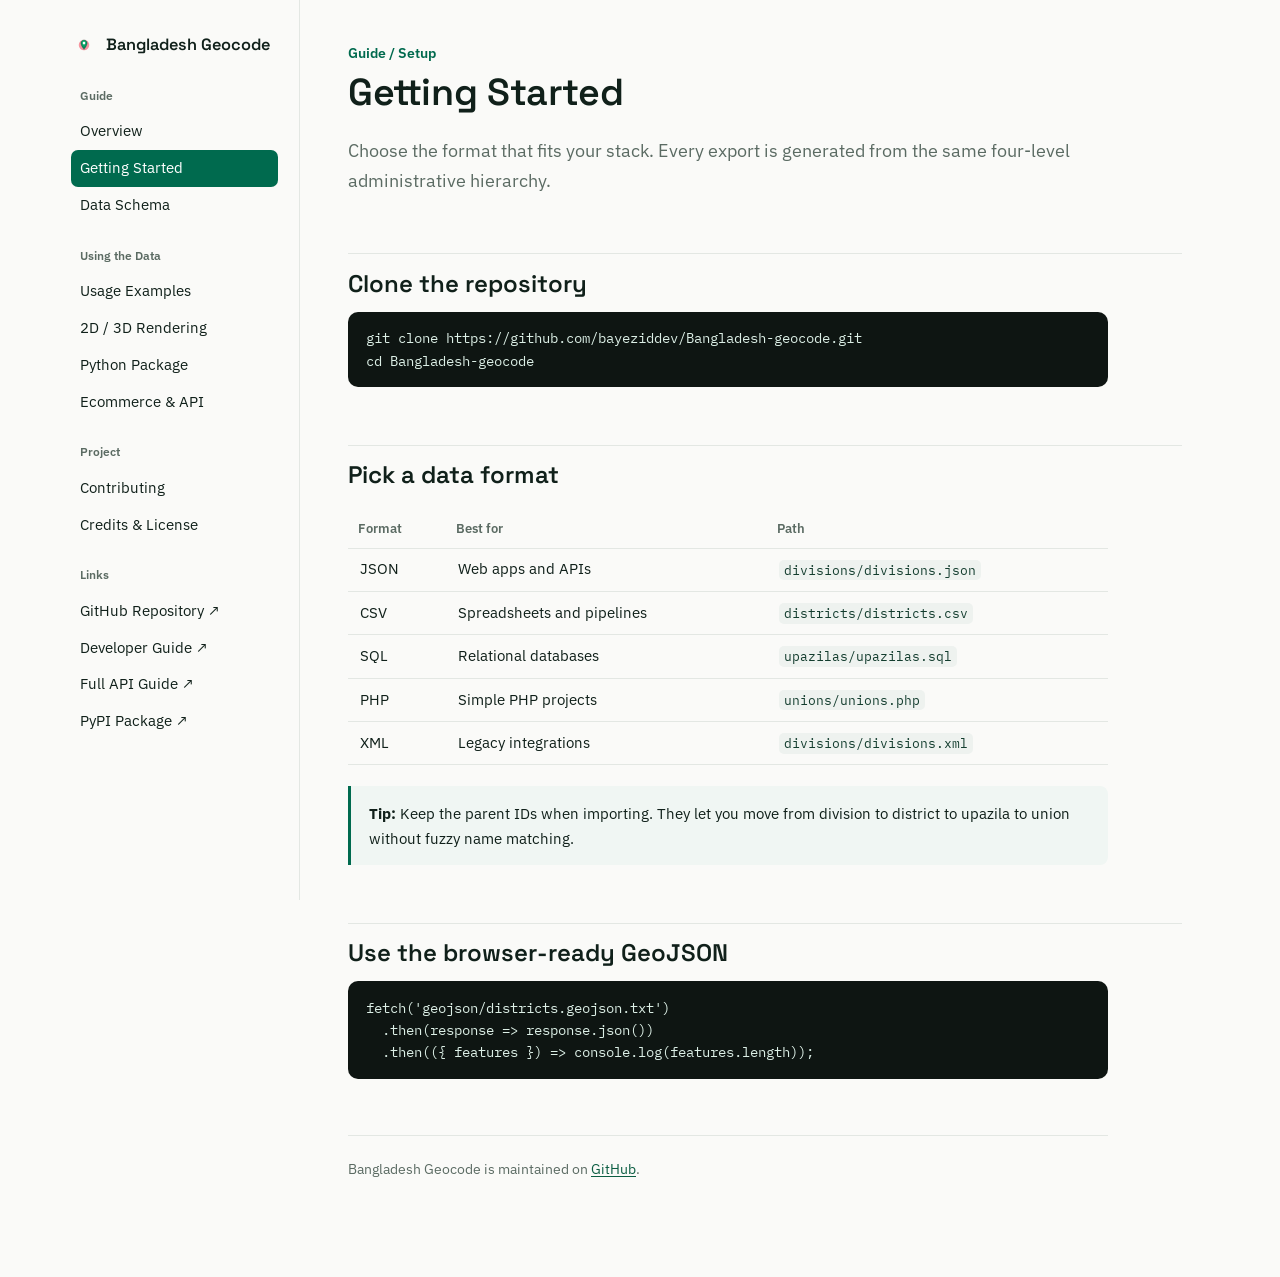
<file: getting-started.html>
<!doctype html>
<html lang="en">
<head>
  <meta charset="utf-8"><meta name="viewport" content="width=device-width, initial-scale=1">
  <meta name="theme-color" content="#006A4E"><title>Getting Started · Bangladesh Geocode</title>
  <link rel="preconnect" href="https://fonts.googleapis.com"><link rel="preconnect" href="https://fonts.gstatic.com" crossorigin>
  <link href="https://fonts.googleapis.com/css2?family=Space+Grotesk:wght@500;600;700&family=IBM+Plex+Sans:wght@400;500;600&family=IBM+Plex+Mono:wght@400;500&display=swap" rel="stylesheet">
  <link rel="stylesheet" href="assets/style.css">
</head>
<body><div class="shell">
  <aside class="sidebar"><a class="brand" href="index.html"><img src="img/location-pulse.svg" alt="">Bangladesh Geocode</a><nav>
    <div class="group"><div class="group-label">Guide</div><a href="index.html">Overview</a><a class="active" href="getting-started.html">Getting Started</a><a href="data-schema.html">Data Schema</a></div>
    <div class="group"><div class="group-label">Using the Data</div><a href="usage-examples.html">Usage Examples</a><a href="geo-rendering.html">2D / 3D Rendering</a><a href="python-package.html">Python Package</a><a href="ecommerce-api.html">Ecommerce &amp; API</a></div>
    <div class="group"><div class="group-label">Project</div><a href="contributing.html">Contributing</a><a href="credits.html">Credits &amp; License</a></div>
    <div class="group"><div class="group-label">Links</div><a href="https://github.com/bayeziddev/Bangladesh-geocode">GitHub Repository ↗</a><a href="https://github.com/bayeziddev/Bangladesh-geocode/blob/main/DEVELOPER_GUIDE.md">Developer Guide ↗</a><a href="https://github.com/bayeziddev/Bangladesh-geocode/blob/main/ECOMMERCE_API_GUIDE.md">Full API Guide ↗</a><a href="https://pypi.org/project/bangladesh-geo-data/">PyPI Package ↗</a></div>
  </nav></aside>
  <main class="main"><div class="eyebrow">Guide / Setup</div><h1>Getting Started</h1><p class="lede">Choose the format that fits your stack. Every export is generated from the same four-level administrative hierarchy.</p>
    <h2>Clone the repository</h2><pre><code>git clone https://github.com/bayeziddev/Bangladesh-geocode.git
cd Bangladesh-geocode</code></pre>
    <h2>Pick a data format</h2><table><thead><tr><th>Format</th><th>Best for</th><th>Path</th></tr></thead><tbody><tr><td>JSON</td><td>Web apps and APIs</td><td><code>divisions/divisions.json</code></td></tr><tr><td>CSV</td><td>Spreadsheets and pipelines</td><td><code>districts/districts.csv</code></td></tr><tr><td>SQL</td><td>Relational databases</td><td><code>upazilas/upazilas.sql</code></td></tr><tr><td>PHP</td><td>Simple PHP projects</td><td><code>unions/unions.php</code></td></tr><tr><td>XML</td><td>Legacy integrations</td><td><code>divisions/divisions.xml</code></td></tr></tbody></table>
    <div class="callout"><strong>Tip:</strong> Keep the parent IDs when importing. They let you move from division to district to upazila to union without fuzzy name matching.</div>
    <h2>Use the browser-ready GeoJSON</h2><pre><code>fetch('geojson/districts.geojson.txt')
  .then(response =&gt; response.json())
  .then(({ features }) =&gt; console.log(features.length));</code></pre>
    <footer class="page-footer">Bangladesh Geocode is maintained on <a href="https://github.com/bayeziddev/Bangladesh-geocode">GitHub</a>.</footer>
  </main>
</div></body></html>
</file>
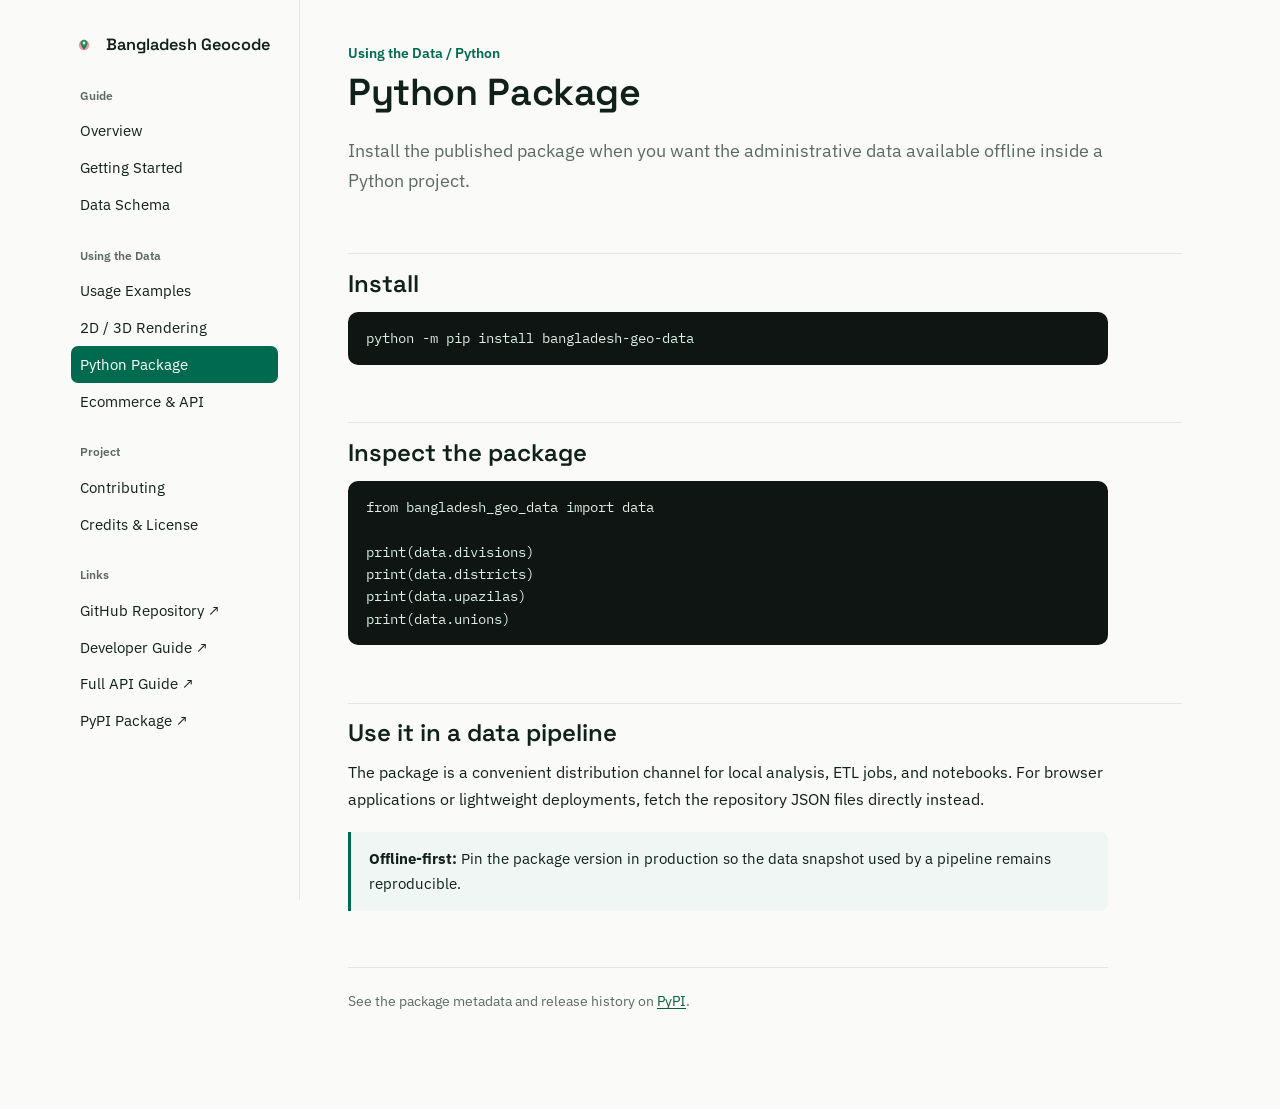
<file: python-package.html>
<!doctype html>
<html lang="en"><head><meta charset="utf-8"><meta name="viewport" content="width=device-width, initial-scale=1"><meta name="theme-color" content="#006A4E"><title>Python Package · Bangladesh Geocode</title><link rel="preconnect" href="https://fonts.googleapis.com"><link rel="preconnect" href="https://fonts.gstatic.com" crossorigin><link href="https://fonts.googleapis.com/css2?family=Space+Grotesk:wght@500;600;700&family=IBM+Plex+Sans:wght@400;500;600&family=IBM+Plex+Mono:wght@400;500&display=swap" rel="stylesheet"><link rel="stylesheet" href="assets/style.css"></head>
<body><div class="shell"><aside class="sidebar"><a class="brand" href="index.html"><img src="img/location-pulse.svg" alt="">Bangladesh Geocode</a><nav><div class="group"><div class="group-label">Guide</div><a href="index.html">Overview</a><a href="getting-started.html">Getting Started</a><a href="data-schema.html">Data Schema</a></div><div class="group"><div class="group-label">Using the Data</div><a href="usage-examples.html">Usage Examples</a><a href="geo-rendering.html">2D / 3D Rendering</a><a class="active" href="python-package.html">Python Package</a><a href="ecommerce-api.html">Ecommerce &amp; API</a></div><div class="group"><div class="group-label">Project</div><a href="contributing.html">Contributing</a><a href="credits.html">Credits &amp; License</a></div><div class="group"><div class="group-label">Links</div><a href="https://github.com/bayeziddev/Bangladesh-geocode">GitHub Repository ↗</a><a href="https://github.com/bayeziddev/Bangladesh-geocode/blob/main/DEVELOPER_GUIDE.md">Developer Guide ↗</a><a href="https://github.com/bayeziddev/Bangladesh-geocode/blob/main/ECOMMERCE_API_GUIDE.md">Full API Guide ↗</a><a href="https://pypi.org/project/bangladesh-geo-data/">PyPI Package ↗</a></div></nav></aside><main class="main"><div class="eyebrow">Using the Data / Python</div><h1>Python Package</h1><p class="lede">Install the published package when you want the administrative data available offline inside a Python project.</p><h2>Install</h2><pre><code>python -m pip install bangladesh-geo-data</code></pre><h2>Inspect the package</h2><pre><code>from bangladesh_geo_data import data

print(data.divisions)
print(data.districts)
print(data.upazilas)
print(data.unions)</code></pre><h2>Use it in a data pipeline</h2><p>The package is a convenient distribution channel for local analysis, ETL jobs, and notebooks. For browser applications or lightweight deployments, fetch the repository JSON files directly instead.</p><div class="callout"><strong>Offline-first:</strong> Pin the package version in production so the data snapshot used by a pipeline remains reproducible.</div><footer class="page-footer">See the package metadata and release history on <a href="https://pypi.org/project/bangladesh-geo-data/">PyPI</a>.</footer></main></div></body></html>
</file>
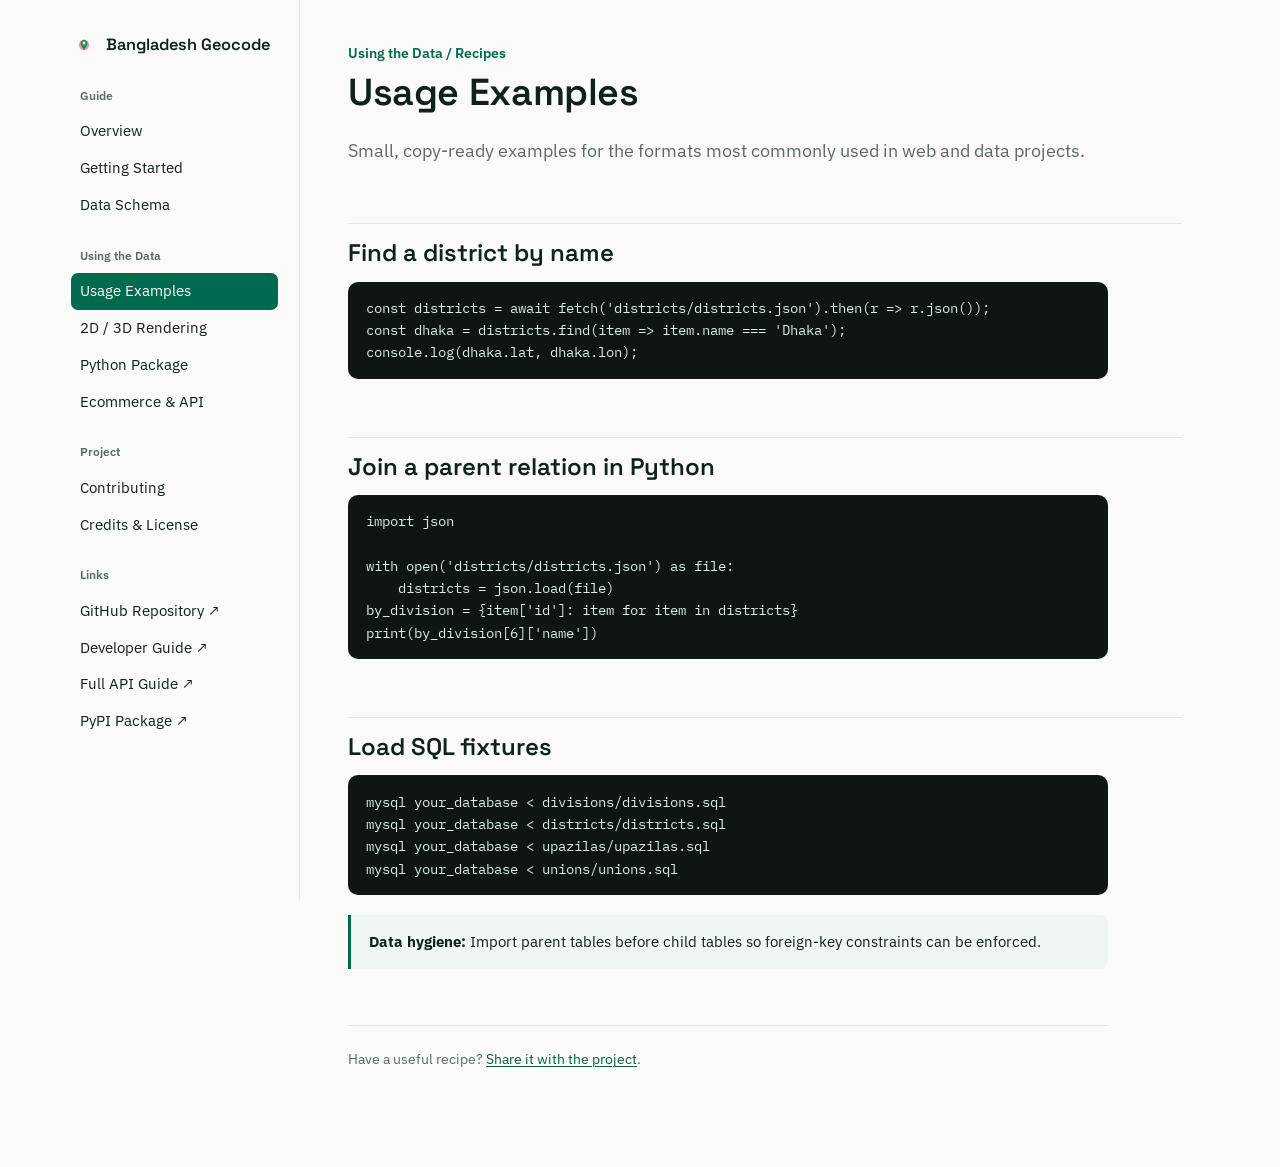
<file: usage-examples.html>
<!doctype html>
<html lang="en"><head><meta charset="utf-8"><meta name="viewport" content="width=device-width, initial-scale=1"><meta name="theme-color" content="#006A4E"><title>Usage Examples · Bangladesh Geocode</title><link rel="preconnect" href="https://fonts.googleapis.com"><link rel="preconnect" href="https://fonts.gstatic.com" crossorigin><link href="https://fonts.googleapis.com/css2?family=Space+Grotesk:wght@500;600;700&family=IBM+Plex+Sans:wght@400;500;600&family=IBM+Plex+Mono:wght@400;500&display=swap" rel="stylesheet"><link rel="stylesheet" href="assets/style.css"></head>
<body><div class="shell"><aside class="sidebar"><a class="brand" href="index.html"><img src="img/location-pulse.svg" alt="">Bangladesh Geocode</a><nav><div class="group"><div class="group-label">Guide</div><a href="index.html">Overview</a><a href="getting-started.html">Getting Started</a><a href="data-schema.html">Data Schema</a></div><div class="group"><div class="group-label">Using the Data</div><a class="active" href="usage-examples.html">Usage Examples</a><a href="geo-rendering.html">2D / 3D Rendering</a><a href="python-package.html">Python Package</a><a href="ecommerce-api.html">Ecommerce &amp; API</a></div><div class="group"><div class="group-label">Project</div><a href="contributing.html">Contributing</a><a href="credits.html">Credits &amp; License</a></div><div class="group"><div class="group-label">Links</div><a href="https://github.com/bayeziddev/Bangladesh-geocode">GitHub Repository ↗</a><a href="https://github.com/bayeziddev/Bangladesh-geocode/blob/main/DEVELOPER_GUIDE.md">Developer Guide ↗</a><a href="https://github.com/bayeziddev/Bangladesh-geocode/blob/main/ECOMMERCE_API_GUIDE.md">Full API Guide ↗</a><a href="https://pypi.org/project/bangladesh-geo-data/">PyPI Package ↗</a></div></nav></aside><main class="main"><div class="eyebrow">Using the Data / Recipes</div><h1>Usage Examples</h1><p class="lede">Small, copy-ready examples for the formats most commonly used in web and data projects.</p><h2>Find a district by name</h2><pre><code>const districts = await fetch('districts/districts.json').then(r =&gt; r.json());
const dhaka = districts.find(item =&gt; item.name === 'Dhaka');
console.log(dhaka.lat, dhaka.lon);</code></pre><h2>Join a parent relation in Python</h2><pre><code>import json

with open('districts/districts.json') as file:
    districts = json.load(file)
by_division = {item['id']: item for item in districts}
print(by_division[6]['name'])</code></pre><h2>Load SQL fixtures</h2><pre><code>mysql your_database &lt; divisions/divisions.sql
mysql your_database &lt; districts/districts.sql
mysql your_database &lt; upazilas/upazilas.sql
mysql your_database &lt; unions/unions.sql</code></pre><div class="callout"><strong>Data hygiene:</strong> Import parent tables before child tables so foreign-key constraints can be enforced.</div><footer class="page-footer">Have a useful recipe? <a href="contributing.html">Share it with the project</a>.</footer></main></div></body></html>
</file>
<file: assets/style.css>
/* Bangladesh Geocode — Developer Docs
   Design tokens ---------------------------------------------------- */
:root {
  --green: #006A4E;
  --green-bright: #0F9D58;
  --red: #F42A41;
  --ink: #10201A;
  --bg: #FAFAF8;
  --surface: #FFFFFF;
  --border: #E3E7E3;
  --muted: #5B6B63;
  --link: #0B5D42;
  --code-bg: #0E1512;
  --code-ink: #DCEFE6;
  --radius: 10px;
  --sidebar-w: 250px;
  --content-max: 760px;
}

* { box-sizing: border-box; }

html { scroll-behavior: smooth; }

body {
  margin: 0;
  background: var(--bg);
  color: var(--ink);
  font-family: 'IBM Plex Sans', -apple-system, BlinkMacSystemFont, 'Segoe UI', sans-serif;
  font-size: 16px;
  line-height: 1.65;
  -webkit-font-smoothing: antialiased;
}

h1, h2, h3, h4 {
  font-family: 'Space Grotesk', 'IBM Plex Sans', sans-serif;
  font-weight: 600;
  line-height: 1.22;
  color: var(--ink);
  margin: 0 0 0.5em;
}

h1 { font-size: 2.35rem; letter-spacing: -0.01em; }
h2 { font-size: 1.5rem; margin-top: 2.4em; padding-top: 0.6em; border-top: 1px solid var(--border); }
h3 { font-size: 1.15rem; margin-top: 1.8em; }
p  { margin: 0 0 1.1em; max-width: var(--content-max); }
a  { color: var(--link); text-decoration-thickness: 1px; text-underline-offset: 2px; }
a:hover { color: var(--green-bright); }

code, pre, kbd {
  font-family: 'IBM Plex Mono', ui-monospace, SFMono-Regular, Menlo, monospace;
}

code {
  background: #EEF2EF;
  color: #133D2E;
  padding: 0.14em 0.4em;
  border-radius: 5px;
  font-size: 0.87em;
}

pre {
  background: var(--code-bg);
  color: var(--code-ink);
  padding: 1.1em 1.3em;
  border-radius: var(--radius);
  overflow-x: auto;
  max-width: var(--content-max);
  font-size: 0.87rem;
  line-height: 1.6;
}
pre code { background: none; color: inherit; padding: 0; font-size: 1em; }

table {
  border-collapse: collapse;
  width: 100%;
  max-width: var(--content-max);
  margin: 1.4em 0;
  font-size: 0.93rem;
}
th, td {
  text-align: left;
  padding: 0.6em 0.8em;
  border-bottom: 1px solid var(--border);
}
th { color: var(--muted); font-weight: 600; font-size: 0.82rem; }

/* Layout ------------------------------------------------------------ */
.shell {
  display: flex;
  min-height: 100vh;
  max-width: 1180px;
  margin: 0 auto;
}

.sidebar {
  width: var(--sidebar-w);
  flex-shrink: 0;
  padding: 2rem 1.3rem;
  border-right: 1px solid var(--border);
  position: sticky;
  top: 0;
  height: 100vh;
  overflow-y: auto;
}

.sidebar .brand {
  display: flex;
  align-items: center;
  gap: 0.55rem;
  font-family: 'Space Grotesk', sans-serif;
  font-weight: 600;
  font-size: 1.02rem;
  color: var(--ink);
  text-decoration: none;
  margin-bottom: 1.7rem;
}
.sidebar .brand img { width: 26px; height: 26px; }

.sidebar nav .group { margin-bottom: 1.4rem; }
.sidebar nav .group-label {
  font-size: 0.72rem;
  color: var(--muted);
  font-weight: 600;
  margin-bottom: 0.5rem;
  padding-left: 0.6rem;
}
.sidebar nav a {
  display: block;
  padding: 0.4rem 0.6rem;
  border-radius: 7px;
  color: var(--ink);
  text-decoration: none;
  font-size: 0.91rem;
}
.sidebar nav a:hover { background: #EEF2EF; }
.sidebar nav a.active { background: var(--green); color: #fff; }

.main {
  flex: 1;
  min-width: 0;
  padding: 2.6rem 3rem 6rem;
}

.eyebrow {
  color: var(--green);
  font-weight: 600;
  font-size: 0.85rem;
  margin-bottom: 0.4rem;
}

.lede {
  font-size: 1.15rem;
  color: var(--muted);
  max-width: var(--content-max);
}

/* Components ---------------------------------------------------------- */
.stat-row {
  display: grid;
  grid-template-columns: repeat(4, 1fr);
  gap: 1px;
  background: var(--border);
  border: 1px solid var(--border);
  border-radius: var(--radius);
  overflow: hidden;
  max-width: var(--content-max);
  margin: 1.6rem 0 2rem;
}
.stat-row .stat { background: var(--surface); padding: 1.1rem 1rem; }
.stat .num { font-family: 'Space Grotesk', sans-serif; font-size: 1.7rem; font-weight: 600; color: var(--green); display: block; }
.stat .label { font-size: 0.8rem; color: var(--muted); }

.callout {
  border-left: 3px solid var(--green);
  background: #F0F6F3;
  padding: 0.9rem 1.1rem;
  border-radius: 0 8px 8px 0;
  max-width: var(--content-max);
  margin: 1.3em 0;
  font-size: 0.95rem;
}
.callout.warn { border-color: var(--red); background: #FDF1F1; }

.grid-links {
  display: grid;
  grid-template-columns: repeat(2, 1fr);
  gap: 0.9rem;
  max-width: var(--content-max);
  margin: 1.5rem 0;
}
.grid-links a {
  display: block;
  border: 1px solid var(--border);
  border-radius: var(--radius);
  padding: 0.9rem 1rem;
  text-decoration: none;
  color: var(--ink);
}
.grid-links a:hover { border-color: var(--green); }
.grid-links .t { font-family: 'Space Grotesk', sans-serif; font-weight: 600; display: block; margin-bottom: 0.2rem; }
.grid-links .d { font-size: 0.85rem; color: var(--muted); }

#map {
  height: 420px;
  max-width: var(--content-max);
  border-radius: var(--radius);
  border: 1px solid var(--border);
  margin: 1.4rem 0;
}

.badge-row img { margin: 0 0.25rem 0.4rem 0; }

footer.page-footer {
  max-width: var(--content-max);
  margin-top: 3.5rem;
  padding-top: 1.4rem;
  border-top: 1px solid var(--border);
  color: var(--muted);
  font-size: 0.85rem;
}

@media (max-width: 860px) {
  .shell { flex-direction: column; }
  .sidebar { width: 100%; height: auto; position: relative; border-right: none; border-bottom: 1px solid var(--border); }
  .main { padding: 1.8rem 1.3rem 4rem; }
  .stat-row, .grid-links { grid-template-columns: repeat(2, 1fr); }
}

@media (prefers-reduced-motion: reduce) {
  html { scroll-behavior: auto; }
}
</file>
